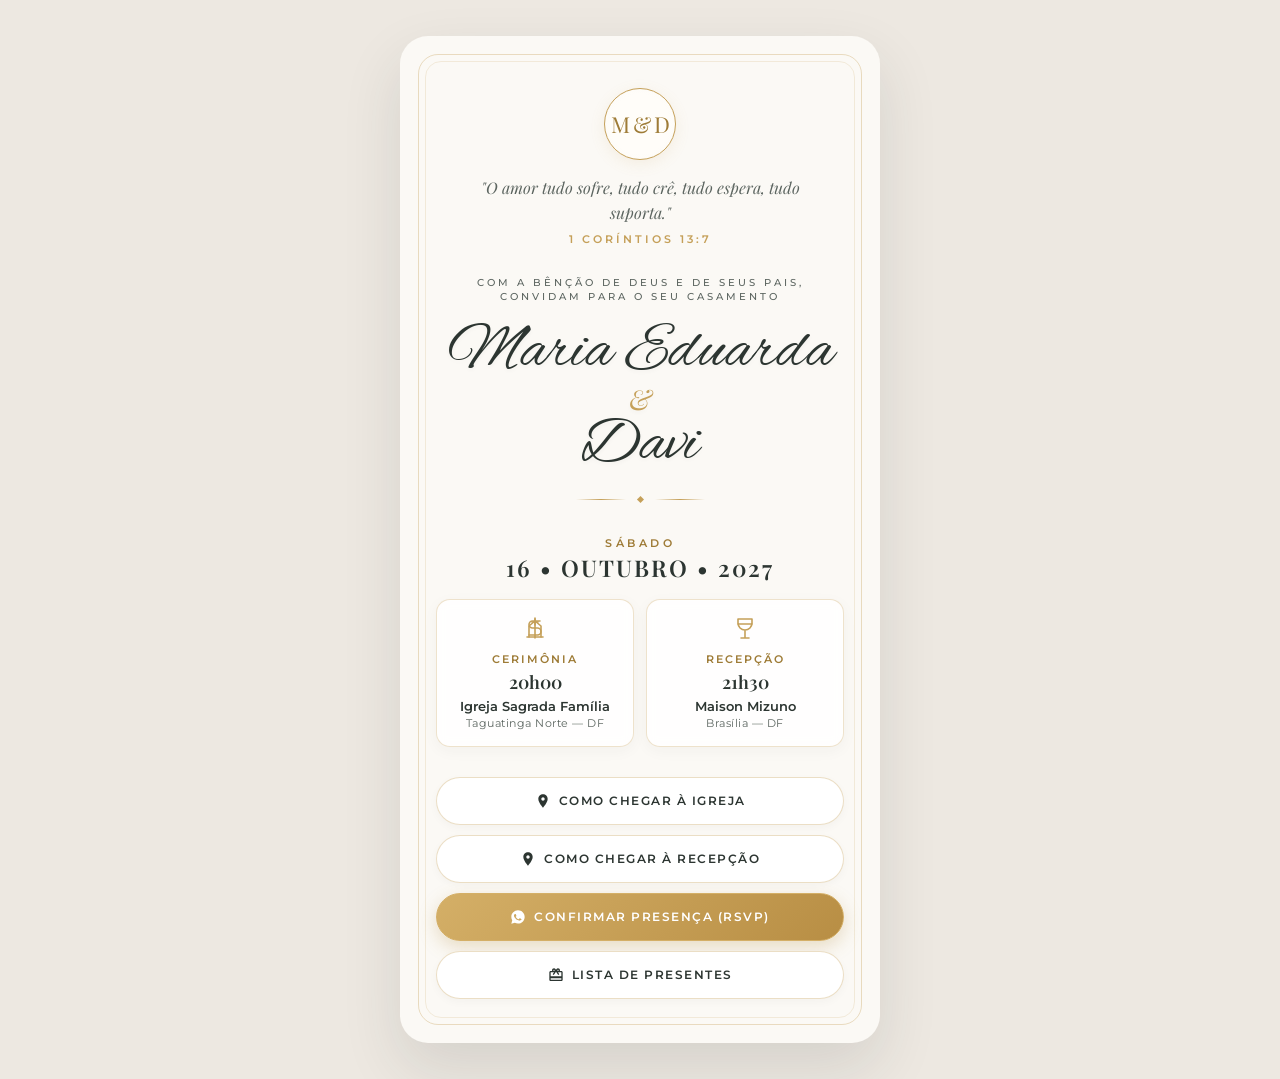
<file: index.html>
<!DOCTYPE html>
<html lang="pt-BR">
<head>
  <meta charset="UTF-8">
  <meta name="viewport" content="width=device-width, initial-scale=1.0">
  <title>Convite de Casamento - Maria Eduarda & Davi</title>
  
  <!-- Fontes Tipográficas: Alex Brush, Playfair Display e Montserrat -->
  <link rel="preconnect" href="https://fonts.googleapis.com">
  <link rel="preconnect" href="https://fonts.gstatic.com" crossorigin>
  <link href="https://fonts.googleapis.com/css2?family=Alex+Brush&family=Montserrat:wght@300;400;500;600&family=Playfair+Display:ital,wght@0,400;0,600;1,400&display=swap" rel="stylesheet">

  <!-- Estilos Centralizados da Arquitetura -->
  <link rel="stylesheet" href="src/styles/convite.css">
</head>
<body>

  <main class="screen-canvas">
    
    <!-- Moldura Perimetral -->
    <div class="frame-border"></div>

    <!-- 1. Topo: Monograma & Versículo -->
    <header class="header-section">
      <div class="monogram-wrapper">
        <span class="monogram-text">M&D</span>
      </div>
      <p class="quote-text">
        "O amor tudo sofre, tudo crê, tudo espera, tudo suporta."
      </p>
      <span class="quote-ref">1 Coríntios 13:7</span>
    </header>

    <!-- 2. Centro: Nomes dos Noivos -->
    <section class="names-section">
      <p class="invitation-intro">Com a bênção de Deus e de seus pais, convidam para o seu casamento</p>
      <div class="couple-names">
        Maria Eduarda
        <span class="ampersand">&</span>
        Davi
      </div>
      <div class="ornament-divider">
        <span class="ornament-line"></span>
        <span class="ornament-diamond"></span>
        <span class="ornament-line"></span>
      </div>
    </section>

    <!-- 3. Detalhes: Data, Cerimônia & Recepção -->
    <section class="details-section">
      <div class="date-badge">
        <span class="date-day-week">Sábado</span>
        <span class="date-highlight">16 • OUTUBRO • 2027</span>
      </div>

      <div class="events-grid">
        <!-- Cerimônia -->
        <article class="event-card">
          <svg class="event-icon" viewBox="0 0 24 24" fill="none" stroke="currentColor" stroke-width="1.6" stroke-linecap="round" stroke-linejoin="round">
            <path d="M12 2v20M17 5H9.5a3.5 3.5 0 0 0 0 7h5a3.5 3.5 0 0 1 0 7H6"/>
            <path d="M12 3v6m-3-3h6"/>
            <path d="M4 21h16"/>
            <path d="M6 21V10l6-5 6 5v11"/>
          </svg>
          <h2 class="event-title">Cerimônia</h2>
          <div class="event-time">20h00</div>
          <div class="event-place">Igreja Sagrada Família</div>
          <div class="event-city">Taguatinga Norte — DF</div>
        </article>

        <!-- Recepção -->
        <article class="event-card">
          <svg class="event-icon" viewBox="0 0 24 24" fill="none" stroke="currentColor" stroke-width="1.6" stroke-linecap="round" stroke-linejoin="round">
            <path d="M8 22h8m-4-7v7m-7-15a7 7 0 0 0 14 0V3H5v4z"/>
            <path d="M5 8h14"/>
          </svg>
          <h2 class="event-title">Recepção</h2>
          <div class="event-time">21h30</div>
          <div class="event-place">Maison Mizuno</div>
          <div class="event-city">Brasília — DF</div>
        </article>
      </div>
    </section>

    <!-- 4. Botões Interativos com Links Ativos -->
    <footer class="actions-section">
      <!-- Botão 1: Igreja -->
      <a href="https://maps.app.goo.gl/EP4xwRCQ4GPCAb1d8" target="_blank" rel="noopener noreferrer" class="btn btn-outline">
        <svg class="btn-svg" viewBox="0 0 24 24">
          <path d="M12 2C8.13 2 5 5.13 5 9c0 5.25 7 13 7 13s7-7.75 7-13c0-3.87-3.13-7-7-7zm0 9.5c-1.38 0-2.5-1.12-2.5-2.5s1.12-2.5 2.5-2.5 2.5 1.12 2.5 2.5-1.12 2.5-2.5 2.5z"/>
        </svg>
        Como Chegar à Igreja
      </a>

      <!-- Botão 2: Recepção -->
      <a href="https://maps.google.com/?q=Maison+Mizuno+Brasilia" target="_blank" rel="noopener noreferrer" class="btn btn-outline">
        <svg class="btn-svg" viewBox="0 0 24 24">
          <path d="M12 2C8.13 2 5 5.13 5 9c0 5.25 7 13 7 13s7-7.75 7-13c0-3.87-3.13-7-7-7zm0 9.5c-1.38 0-2.5-1.12-2.5-2.5s1.12-2.5 2.5-2.5 2.5 1.12 2.5 2.5-1.12 2.5-2.5 2.5z"/>
        </svg>
        Como Chegar à Recepção
      </a>

      <!-- Botão 3: RSVP (Destaque Principal) -->
      <a href="https://api.whatsapp.com/send?phone=5561992705412&text=Ol%C3%A1!%20Gostaria%20de%20confirmar%20minha%20presen%C3%A7a%20no%20casamento%20de%20Maria%20Eduarda%20e%20Davi." target="_blank" rel="noopener noreferrer" class="btn btn-primary">
        <svg class="btn-svg" viewBox="0 0 24 24">
          <path d="M12 2C6.48 2 2 6.48 2 12c0 1.82.49 3.53 1.34 5L2 22l5.22-1.3c1.41.76 3.01 1.2 4.78 1.2 5.52 0 10-4.48 10-10S17.52 2 12 2zm4.5 14.2c-.22.61-1.28 1.17-1.78 1.22-.47.05-1.07.07-3.32-.86-2.6-1.07-4.24-3.73-4.37-3.9-.13-.17-1.05-1.4-1.05-2.67 0-1.27.67-1.89.9-2.14.24-.26.52-.32.7-.32.17 0 .35 0 .5.01.16.01.38-.06.59.45.22.53.75 1.83.82 1.96.07.14.11.3.02.48-.09.17-.14.28-.27.44-.14.15-.29.35-.41.47-.14.14-.29.29-.12.57.16.29.73 1.21 1.57 1.96 1.08.96 1.99 1.26 2.27 1.4.28.14.44.12.61-.07.17-.19.72-.84.91-1.13.19-.29.38-.24.64-.15.26.1 1.64.77 1.92.91.28.14.47.21.54.33.07.12.07.69-.15 1.3z"/>
        </svg>
        Confirmar Presença (RSVP)
      </a>

      <!-- Botão 4: Lista de Presentes -->
      <a href="lista-de-presentes.html" class="btn btn-outline">
        <svg class="btn-svg" viewBox="0 0 24 24">
          <path d="M20 6h-2.18c.11-.31.18-.65.18-1 0-1.66-1.34-3-3-3-1.05 0-1.96.54-2.5 1.35l-.5.65-.5-.65C10.96 2.54 10.05 2 9 2 7.34 2 6 3.34 6 5c0 .35.07.69.18 1H4c-1.11 0-1.99.89-1.99 2L2 19c0 1.11.89 2 2 2h16c1.11 0 2-.89 2-2V8c0-1.11-.89-2-2-2zm-5-2c.55 0 1 .45 1 1s-.45 1-1 1-1-.45-1-1 .45-1 1-1zM9 4c.55 0 1 .45 1 1s-.45 1-1 1-1-.45-1-1 .45-1 1-1zm11 15H4v-2h16v2zm0-5H4V8h5.08L7 10.83 8.62 12 11 8.76V8h2v.76L15.38 12 17 10.83 14.92 8H20v6z"/>
        </svg>
        Lista de Presentes
      </a>
    </footer>

  </main>

</body>
</html>
</file>
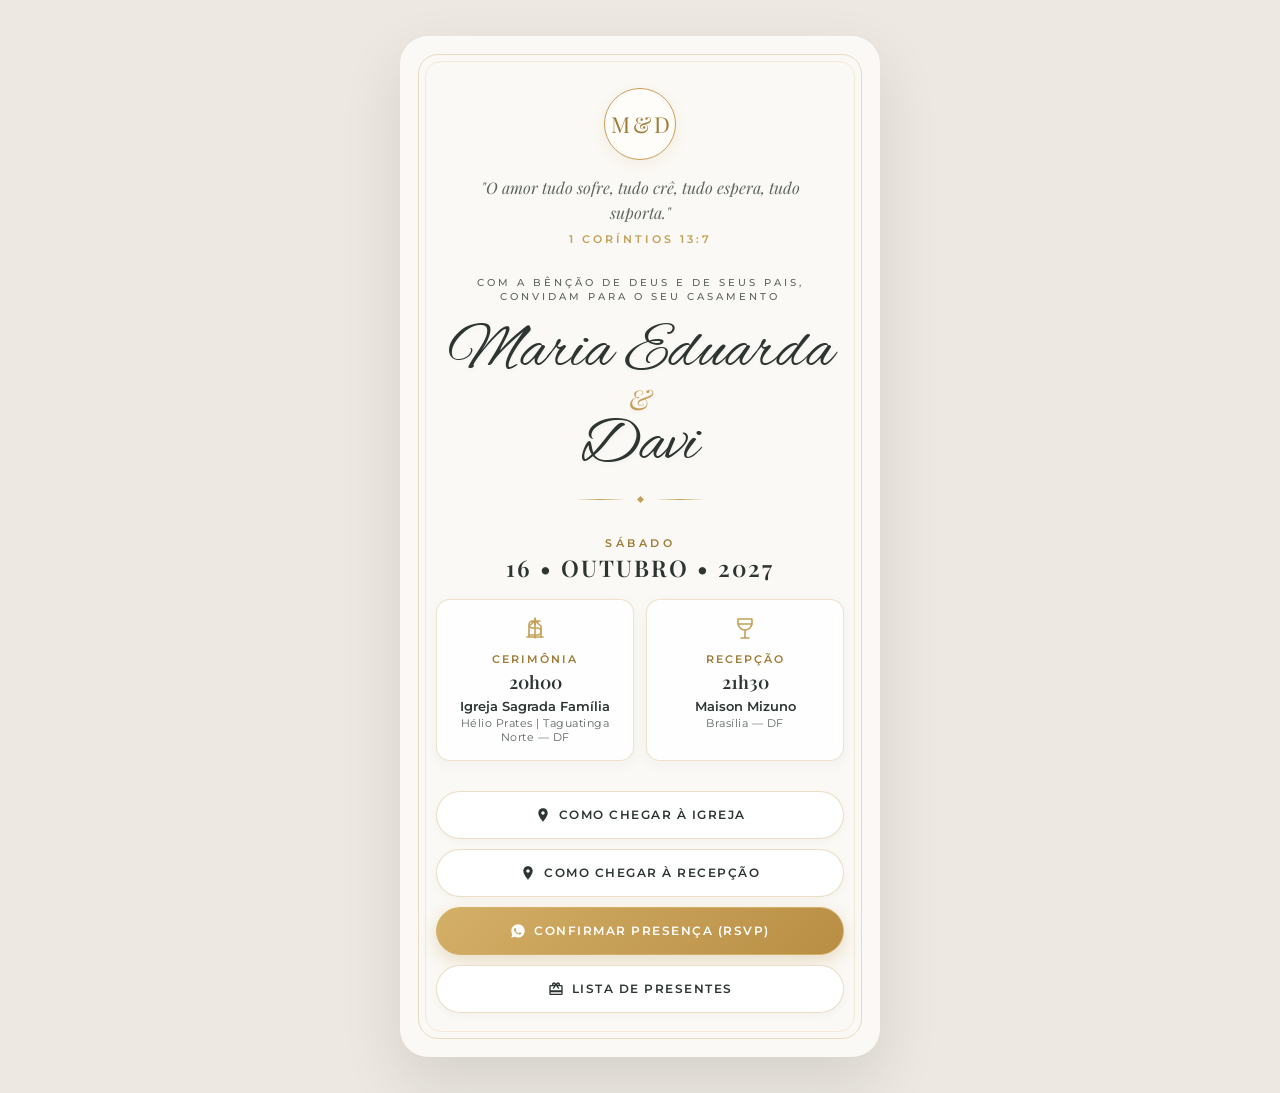
<file: convite_digital.html>
<!DOCTYPE html>
<html lang="pt-BR">
<head>
  <meta charset="UTF-8">
  <meta name="viewport" content="width=device-width, initial-scale=1.0">
  <title>Convite de Casamento - Maria Eduarda & Davi</title>
  
  <!-- Fontes Tipográficas: Alex Brush, Playfair Display e Montserrat -->
  <link rel="preconnect" href="https://fonts.googleapis.com">
  <link rel="preconnect" href="https://fonts.gstatic.com" crossorigin>
  <link href="https://fonts.googleapis.com/css2?family=Alex+Brush&family=Montserrat:wght@300;400;500;600&family=Playfair+Display:ital,wght@0,400;0,600;1,400&display=swap" rel="stylesheet">

  <!-- Estilos Centralizados da Arquitetura -->
  <link rel="stylesheet" href="src/styles/convite.css">
</head>
<body>

  <main class="screen-canvas">
    
    <!-- Moldura Perimetral -->
    <div class="frame-border"></div>

    <!-- 1. Topo: Monograma & Versículo -->
    <header class="header-section">
      <div class="monogram-wrapper">
        <span class="monogram-text">M&D</span>
      </div>
      <p class="quote-text">
        "O amor tudo sofre, tudo crê, tudo espera, tudo suporta."
      </p>
      <span class="quote-ref">1 Coríntios 13:7</span>
    </header>

    <!-- 2. Centro: Nomes dos Noivos -->
    <section class="names-section">
      <p class="invitation-intro">Com a bênção de Deus e de seus pais, convidam para o seu casamento</p>
      <div class="couple-names">
        Maria Eduarda
        <span class="ampersand">&</span>
        Davi
      </div>
      <div class="ornament-divider">
        <span class="ornament-line"></span>
        <span class="ornament-diamond"></span>
        <span class="ornament-line"></span>
      </div>
    </section>

    <!-- 3. Detalhes: Data, Cerimônia & Recepção -->
    <section class="details-section">
      <div class="date-badge">
        <span class="date-day-week">Sábado</span>
        <span class="date-highlight">16 • OUTUBRO • 2027</span>
      </div>

      <div class="events-grid">
        <!-- Cerimônia -->
        <article class="event-card">
          <svg class="event-icon" viewBox="0 0 24 24" fill="none" stroke="currentColor" stroke-width="1.6" stroke-linecap="round" stroke-linejoin="round">
            <path d="M12 2v20M17 5H9.5a3.5 3.5 0 0 0 0 7h5a3.5 3.5 0 0 1 0 7H6"/>
            <path d="M12 3v6m-3-3h6"/>
            <path d="M4 21h16"/>
            <path d="M6 21V10l6-5 6 5v11"/>
          </svg>
          <h2 class="event-title">Cerimônia</h2>
          <div class="event-time">20h00</div>
          <div class="event-place">Igreja Sagrada Família</div>
          <div class="event-city">Hélio Prates | Taguatinga Norte — DF</div>
        </article>

        <!-- Recepção -->
        <article class="event-card">
          <svg class="event-icon" viewBox="0 0 24 24" fill="none" stroke="currentColor" stroke-width="1.6" stroke-linecap="round" stroke-linejoin="round">
            <path d="M8 22h8m-4-7v7m-7-15a7 7 0 0 0 14 0V3H5v4z"/>
            <path d="M5 8h14"/>
          </svg>
          <h2 class="event-title">Recepção</h2>
          <div class="event-time">21h30</div>
          <div class="event-place">Maison Mizuno</div>
          <div class="event-city">Brasília — DF</div>
        </article>
      </div>
    </section>

    <!-- 4. Botões Interativos com Links Ativos -->
    <footer class="actions-section">
      <!-- Botão 1: Igreja -->
      <a href="https://maps.app.goo.gl/EP4xwRCQ4GPCAb1d8" target="_blank" rel="noopener noreferrer" class="btn btn-outline">
        <svg class="btn-svg" viewBox="0 0 24 24">
          <path d="M12 2C8.13 2 5 5.13 5 9c0 5.25 7 13 7 13s7-7.75 7-13c0-3.87-3.13-7-7-7zm0 9.5c-1.38 0-2.5-1.12-2.5-2.5s1.12-2.5 2.5-2.5 2.5 1.12 2.5 2.5-1.12 2.5-2.5 2.5z"/>
        </svg>
        Como Chegar à Igreja
      </a>

      <!-- Botão 2: Recepção -->
      <a href="https://maps.google.com/?q=Maison+Mizuno+Brasilia" target="_blank" rel="noopener noreferrer" class="btn btn-outline">
        <svg class="btn-svg" viewBox="0 0 24 24">
          <path d="M12 2C8.13 2 5 5.13 5 9c0 5.25 7 13 7 13s7-7.75 7-13c0-3.87-3.13-7-7-7zm0 9.5c-1.38 0-2.5-1.12-2.5-2.5s1.12-2.5 2.5-2.5 2.5 1.12 2.5 2.5-1.12 2.5-2.5 2.5z"/>
        </svg>
        Como Chegar à Recepção
      </a>

      <!-- Botão 3: RSVP (Destaque Principal) -->
      <a href="https://api.whatsapp.com/send?phone=5561992705412&text=Ol%C3%A1!%20Gostaria%20de%20confirmar%20minha%20presen%C3%A7a%20no%20casamento%20de%20Maria%20Eduarda%20e%20Davi." target="_blank" rel="noopener noreferrer" class="btn btn-primary">
        <svg class="btn-svg" viewBox="0 0 24 24">
          <path d="M12 2C6.48 2 2 6.48 2 12c0 1.82.49 3.53 1.34 5L2 22l5.22-1.3c1.41.76 3.01 1.2 4.78 1.2 5.52 0 10-4.48 10-10S17.52 2 12 2zm4.5 14.2c-.22.61-1.28 1.17-1.78 1.22-.47.05-1.07.07-3.32-.86-2.6-1.07-4.24-3.73-4.37-3.9-.13-.17-1.05-1.4-1.05-2.67 0-1.27.67-1.89.9-2.14.24-.26.52-.32.7-.32.17 0 .35 0 .5.01.16.01.38-.06.59.45.22.53.75 1.83.82 1.96.07.14.11.3.02.48-.09.17-.14.28-.27.44-.14.15-.29.35-.41.47-.14.14-.29.29-.12.57.16.29.73 1.21 1.57 1.96 1.08.96 1.99 1.26 2.27 1.4.28.14.44.12.61-.07.17-.19.72-.84.91-1.13.19-.29.38-.24.64-.15.26.1 1.64.77 1.92.91.28.14.47.21.54.33.07.12.07.69-.15 1.3z"/>
        </svg>
        Confirmar Presença (RSVP)
      </a>

      <!-- Botão 4: Lista de Presentes -->
      <a href="lista-de-presentes.html" class="btn btn-outline">
        <svg class="btn-svg" viewBox="0 0 24 24">
          <path d="M20 6h-2.18c.11-.31.18-.65.18-1 0-1.66-1.34-3-3-3-1.05 0-1.96.54-2.5 1.35l-.5.65-.5-.65C10.96 2.54 10.05 2 9 2 7.34 2 6 3.34 6 5c0 .35.07.69.18 1H4c-1.11 0-1.99.89-1.99 2L2 19c0 1.11.89 2 2 2h16c1.11 0 2-.89 2-2V8c0-1.11-.89-2-2-2zm-5-2c.55 0 1 .45 1 1s-.45 1-1 1-1-.45-1-1 .45-1 1-1zM9 4c.55 0 1 .45 1 1s-.45 1-1 1-1-.45-1-1 .45-1 1-1zm11 15H4v-2h16v2zm0-5H4V8h5.08L7 10.83 8.62 12 11 8.76V8h2v.76L15.38 12 17 10.83 14.92 8H20v6z"/>
        </svg>
        Lista de Presentes
      </a>
    </footer>

  </main>

</body>
</html>
</file>
<file: src/styles/convite.css>
/* -------------------------------------------------------------
   VARIÁVEIS DE DESIGN & PALETA DE CORES (CONVITE)
   ------------------------------------------------------------- */
:root {
  --bg-linen: #FBF9F5;
  --bg-card: #FFFFFF;
  --gold-primary: #C5A059;
  --gold-light: #E7D8BA;
  --gold-dark: #9E7B36;
  --text-main: #2C3531;       /* Verde oliva muito profundo / cinza chumbo */
  --text-muted: #5C6560;
  --border-subtle: rgba(197, 160, 89, 0.35);
  --shadow-soft: 0 10px 30px rgba(44, 53, 49, 0.05);
}

/* -------------------------------------------------------------
   RESET & BASE SETUP (MOBILE-FIRST)
   ------------------------------------------------------------- */
*, *::before, *::after {
  box-sizing: border-box;
  margin: 0;
  padding: 0;
  -webkit-font-smoothing: antialiased;
  -moz-osx-font-smoothing: grayscale;
}

body {
  background-color: var(--bg-linen);
  min-height: 100vh;
  min-height: 100dvh;
  display: flex;
  flex-direction: column;
  justify-content: flex-start;
  align-items: center;
  font-family: 'Montserrat', sans-serif;
  color: var(--text-main);
  -webkit-print-color-adjust: exact !important;
  print-color-adjust: exact !important;
  overflow-x: hidden;
  padding: 0;
}

/* -------------------------------------------------------------
   CANVAS DO CONVITE (MOBILE FIRST: 100% FLUIDO NO CELULAR)
   ------------------------------------------------------------- */
.screen-canvas {
  width: 100%;
  max-width: 480px;
  min-height: 100vh;
  min-height: 100dvh;
  background-color: var(--bg-linen);
  position: relative;
  overflow: hidden;
  display: flex;
  flex-direction: column;
  justify-content: space-between;
  align-items: center;
  padding: clamp(32px, 7vw, 44px) clamp(18px, 5vw, 26px) clamp(26px, 5vw, 36px) clamp(18px, 5vw, 26px);
  box-shadow: none;
  gap: clamp(16px, 3.5vw, 22px);
}

/* Em telas maiores que celular (Tablet/Desktop), o convite vira um cartão luxuoso centralizado */
@media (min-width: 640px) {
  body {
    background-color: #EDE8E1;
    justify-content: center;
    padding: 36px 16px;
  }
  .screen-canvas {
    min-height: auto;
    border-radius: 28px;
    padding: 52px 36px 44px 36px;
    box-shadow: 0 25px 60px rgba(44, 53, 49, 0.12);
    gap: 26px;
  }
}

/* Moldura perimetral elegante com borda dupla sutil */
.frame-border {
  position: absolute;
  top: 12px;
  left: 12px;
  right: 12px;
  bottom: 12px;
  border: 1px solid var(--border-subtle);
  border-radius: 16px;
  pointer-events: none;
  z-index: 1;
}

.frame-border::after {
  content: '';
  position: absolute;
  top: 4px;
  left: 4px;
  right: 4px;
  bottom: 4px;
  border: 0.5px solid rgba(197, 160, 89, 0.18);
  border-radius: 12px;
}

@media (min-width: 640px) {
  .frame-border {
    top: 18px;
    left: 18px;
    right: 18px;
    bottom: 18px;
    border-radius: 20px;
  }
  .frame-border::after {
    top: 6px;
    left: 6px;
    right: 6px;
    bottom: 6px;
    border-radius: 16px;
  }
}

/* -------------------------------------------------------------
   1. SEÇÃO DO TOPO: MONOGRAMA & VERSÍCULO
   ------------------------------------------------------------- */
.header-section {
  width: 100%;
  text-align: center;
  z-index: 2;
}

.monogram-wrapper {
  margin: 0 auto 16px auto;
  width: 72px;
  height: 72px;
  border: 1px solid var(--gold-primary);
  border-radius: 50%;
  display: flex;
  align-items: center;
  justify-content: center;
  background: radial-gradient(circle, #FFFDF9 60%, rgba(249, 248, 246, 0.3) 100%);
  box-shadow: 0 4px 15px rgba(197, 160, 89, 0.12);
}

.monogram-text {
  font-family: 'Playfair Display', serif;
  font-size: 22px;
  font-weight: 400;
  color: var(--gold-dark);
  letter-spacing: 3px;
  text-indent: 3px;
}

.quote-text {
  font-family: 'Playfair Display', serif;
  font-style: italic;
  font-size: clamp(14px, 3.8vw, 16px);
  line-height: 1.55;
  color: var(--text-muted);
  max-width: 380px;
  margin: 0 auto;
  padding: 0 8px;
}

.quote-ref {
  display: block;
  font-family: 'Montserrat', sans-serif;
  font-style: normal;
  font-size: 11px;
  font-weight: 600;
  text-transform: uppercase;
  letter-spacing: 3px;
  color: var(--gold-primary);
  margin-top: 6px;
}

/* -------------------------------------------------------------
   2. SEÇÃO CENTRAL: NOMES DOS NOIVOS
   ------------------------------------------------------------- */
.names-section {
  width: 100%;
  text-align: center;
  z-index: 2;
  margin: 4px 0;
}

.invitation-intro {
  font-size: 10px;
  text-transform: uppercase;
  letter-spacing: 3px;
  color: var(--text-muted);
  margin-bottom: 12px;
  font-weight: 500;
  padding: 0 10px;
  line-height: 1.4;
}

.couple-names {
  font-family: 'Alex Brush', cursive;
  font-size: clamp(38px, 12vw, 64px);
  color: var(--text-main);
  line-height: 1.15;
  font-weight: 400;
  padding: 0 8px;
  text-shadow: 0 2px 4px rgba(44, 53, 49, 0.04);
}

.ampersand {
  display: block;
  font-family: 'Playfair Display', serif;
  font-style: italic;
  font-size: clamp(20px, 5.5vw, 28px);
  color: var(--gold-primary);
  margin: -6px 0;
}

.ornament-divider {
  display: flex;
  align-items: center;
  justify-content: center;
  gap: 12px;
  margin-top: 14px;
}

.ornament-line {
  width: 50px;
  height: 1px;
  background: linear-gradient(90deg, transparent, var(--gold-primary), transparent);
}

.ornament-diamond {
  width: 5px;
  height: 5px;
  background-color: var(--gold-primary);
  transform: rotate(45deg);
}

/* -------------------------------------------------------------
   3. SEÇÃO DE DETALHES: DATA & LOCAIS
   ------------------------------------------------------------- */
.details-section {
  width: 100%;
  text-align: center;
  z-index: 2;
}

.date-badge {
  display: inline-flex;
  flex-direction: column;
  align-items: center;
  justify-content: center;
  margin-bottom: 16px;
}

.date-day-week {
  font-size: 11px;
  text-transform: uppercase;
  letter-spacing: 3.5px;
  color: var(--gold-dark);
  font-weight: 600;
  margin-bottom: 2px;
}

.date-highlight {
  font-family: 'Playfair Display', serif;
  font-size: clamp(17px, 4.8vw, 23px);
  font-weight: 600;
  letter-spacing: clamp(1px, 0.4vw, 2px);
  color: var(--text-main);
}

.events-grid {
  display: grid;
  grid-template-columns: 1fr;
  gap: 10px;
  width: 100%;
}

@media (min-width: 440px) {
  .events-grid {
    grid-template-columns: 1fr 1fr;
    gap: 12px;
  }
}

.event-card {
  background-color: rgba(255, 255, 255, 0.85);
  border: 1px solid rgba(197, 160, 89, 0.3);
  border-radius: 14px;
  padding: 16px 12px;
  box-shadow: 0 4px 15px rgba(44, 53, 49, 0.04);
  backdrop-filter: blur(6px);
}

.event-icon {
  width: 24px;
  height: 24px;
  margin: 0 auto 8px auto;
  color: var(--gold-primary);
}

.event-title {
  font-size: 11px;
  text-transform: uppercase;
  letter-spacing: 2px;
  color: var(--gold-dark);
  font-weight: 600;
  margin-bottom: 4px;
}

.event-time {
  font-family: 'Playfair Display', serif;
  font-size: 18px;
  font-weight: 600;
  color: var(--text-main);
  margin-bottom: 4px;
}

.event-place {
  font-size: 13px;
  font-weight: 600;
  color: var(--text-main);
  margin-bottom: 2px;
}

.event-city {
  font-size: 11px;
  color: var(--text-muted);
  letter-spacing: 0.5px;
}

/* -------------------------------------------------------------
   4. SEÇÃO DOS BOTÕES DE AÇÃO INTERATIVOS
   ------------------------------------------------------------- */
.actions-section {
  width: 100%;
  display: flex;
  flex-direction: column;
  gap: 10px;
  z-index: 2;
  margin-top: 4px;
}

.btn {
  display: flex;
  align-items: center;
  justify-content: center;
  width: 100%;
  height: 48px;
  min-height: 48px;
  border-radius: 24px;
  text-decoration: none;
  font-size: clamp(10.5px, 2.7vw, 11.5px);
  font-weight: 600;
  letter-spacing: clamp(1px, 0.3vw, 1.5px);
  text-transform: uppercase;
  transition: all 0.25s ease;
  cursor: pointer;
  padding: 0 clamp(12px, 3vw, 16px);
  -webkit-tap-highlight-color: transparent;
  white-space: nowrap;
}

.btn:active {
  transform: scale(0.98);
}

.btn-svg {
  width: 16px;
  height: 16px;
  margin-right: 8px;
  fill: currentColor;
  flex-shrink: 0;
}

/* Botão Principal Dourado (RSVP) */
.btn-primary {
  background: linear-gradient(135deg, #D4AF67 0%, #B88E44 100%);
  color: #FFFFFF;
  box-shadow: 0 6px 18px rgba(184, 142, 68, 0.28);
  font-weight: 600;
  border: 1px solid #D4AF67;
}

.btn-primary:hover {
  background: linear-gradient(135deg, #DFBD7A 0%, #A57E37 100%);
  box-shadow: 0 8px 22px rgba(184, 142, 68, 0.35);
}

/* Botões Secundários Elegantes em Contorno */
.btn-outline {
  background-color: #FFFFFF;
  color: var(--text-main);
  border: 1.5px solid var(--border-subtle);
  box-shadow: 0 3px 10px rgba(0, 0, 0, 0.03);
}

.btn-outline:hover {
  border-color: var(--gold-primary);
  background-color: #FCFBF9;
  color: var(--gold-dark);
}

/* -------------------------------------------------------------
   REGRAS DE IMPRESSÃO / GERAÇÃO EXATA DE PDF
   ------------------------------------------------------------- */
@media print {
  @page {
    size: auto;
    margin: 10mm;
  }
  
  html, body {
    width: 100%;
    margin: 0;
    padding: 0;
    background: transparent !important;
    -webkit-print-color-adjust: exact !important;
    print-color-adjust: exact !important;
  }

  .screen-canvas {
    box-shadow: none !important;
    margin: 0 auto !important;
    max-width: 100% !important;
    page-break-after: avoid;
    page-break-inside: avoid;
  }

  a {
    text-decoration: none !important;
    color: inherit;
  }
}
</file>
